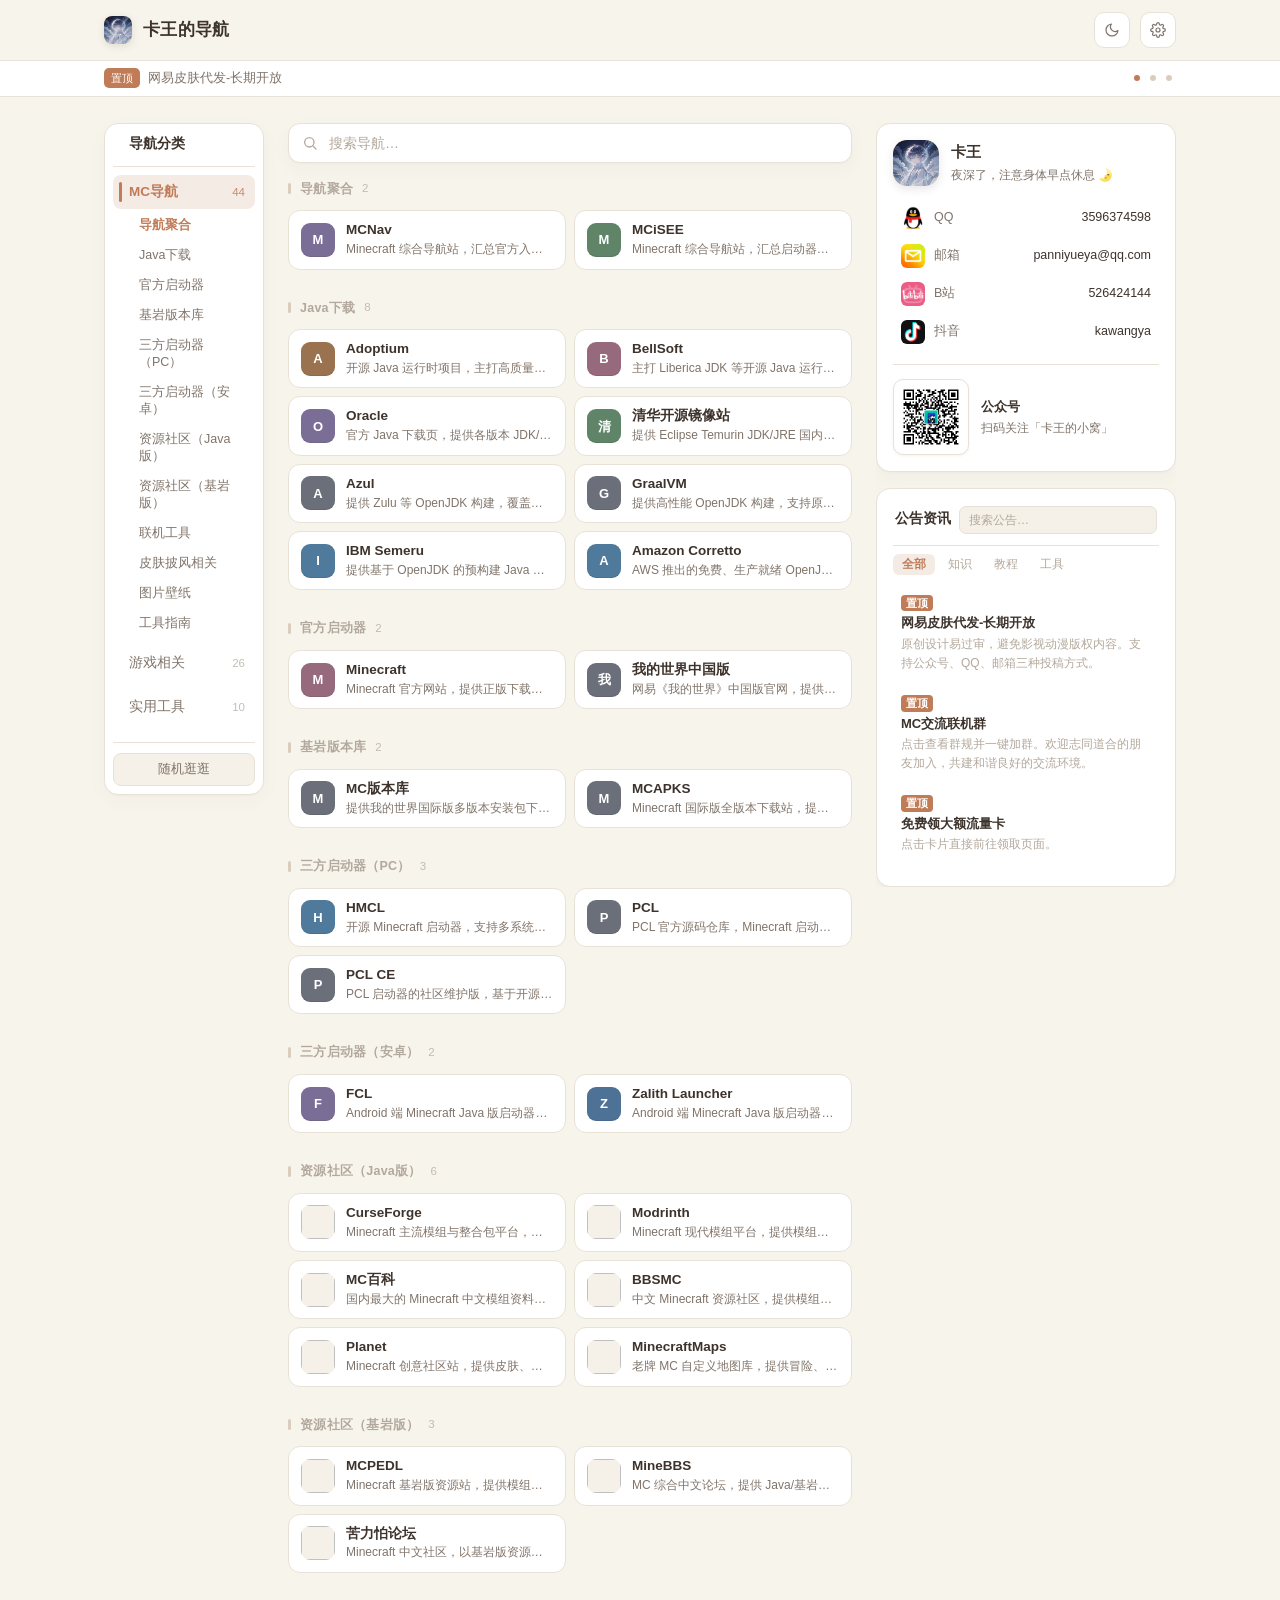
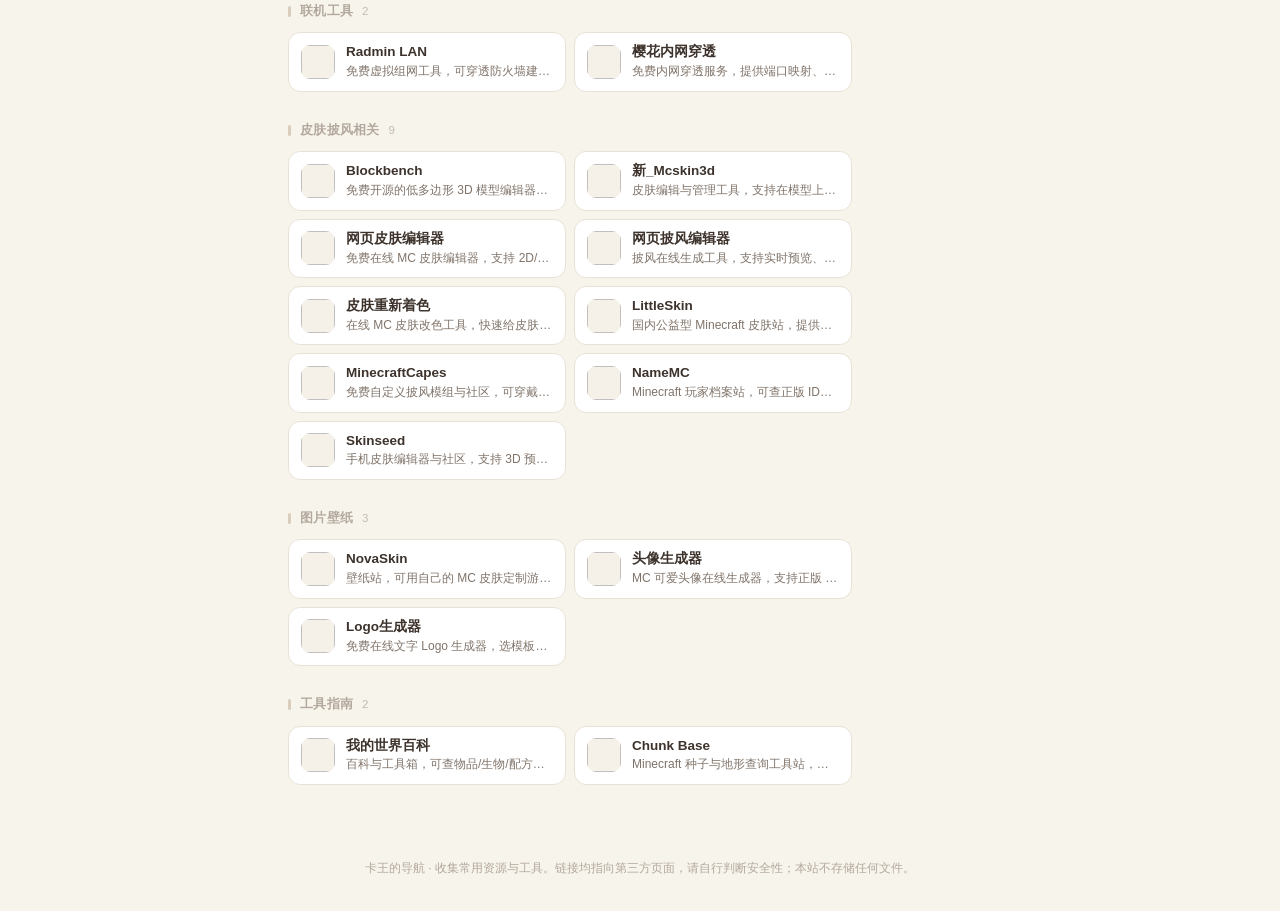
<file: index.html>
<!DOCTYPE html>
<html lang="zh-CN" data-theme="light" data-theme-color="orange">
<head>
  <meta charset="UTF-8">
  <meta name="viewport" content="width=device-width, initial-scale=1">
  <meta name="author" content="卡王">
  <meta name="description" content="卡王的导航">
  <title>卡王的导航</title>

  <link rel="icon" href="images/favicon.ico" type="image/x-icon">
  <link rel="apple-touch-icon" href="images/apple-touch-icon.png">

  <meta property="og:title" content="卡王的导航">
  <meta property="og:description" content="资源、工具与实用链接一站式入口">
  <meta property="og:type" content="website">
  <meta property="og:url" content="https://kawangya.github.io/ceshi/">
  <meta property="og:image" content="https://kawangya.github.io/ceshi/images/apple-touch-icon.png">

  <!-- 首屏主题兜底：避免深色模式闪白 -->
  <script>
    (function () {
      try {
        var s = localStorage.getItem('site.theme');
        var theme = (!s || s === 'system')
          ? (matchMedia('(prefers-color-scheme: dark)').matches ? 'dark' : 'light')
          : s;
        document.documentElement.dataset.theme = theme;

        var raw = localStorage.getItem('site.settings');
        if (raw) {
          try {
            var st = JSON.parse(raw);
            if (st && st.themeColor) document.documentElement.dataset.themeColor = st.themeColor;
          } catch (e) {}
        }
      } catch (e) {}
    })();
  </script>

  <link rel="stylesheet" href="data/style.css">
</head>
<body>

<!-- ===== 顶栏 ===== -->
<header class="topbar">
  <div class="topbar-inner">
    <a class="brand" href="./" title="回到顶部 / 刷新页面">
      <span class="brand-mark">
        <img data-fallback src="images/apple-touch-icon.png" alt="卡王的导航">
      </span>
      <span class="brand-name">卡王的导航</span>
    </a>

    <button id="themeBtn" class="icon-btn" type="button" aria-label="切换深浅色模式">
      <svg class="icon-moon" viewBox="0 0 24 24" fill="none" stroke="currentColor" stroke-width="1.8" stroke-linecap="round" stroke-linejoin="round">
        <path d="M21 12.8A9 9 0 1 1 11.2 3a7 7 0 0 0 9.8 9.8z"></path>
      </svg>
      <svg class="icon-sun" viewBox="0 0 24 24" fill="none" stroke="currentColor" stroke-width="1.8" stroke-linecap="round" stroke-linejoin="round">
        <circle cx="12" cy="12" r="4.2"></circle>
        <path d="M12 2v2M12 20v2M4.9 4.9l1.4 1.4M17.7 17.7l1.4 1.4M2 12h2M20 12h2M4.9 19.1l1.4-1.4M17.7 6.3l1.4-1.4"></path>
      </svg>
    </button>

    <button id="settingsBtn" class="icon-btn" type="button" aria-label="打开设置">
      <svg viewBox="0 0 24 24" fill="none" stroke="currentColor" stroke-width="1.8" stroke-linecap="round" stroke-linejoin="round">
        <circle cx="12" cy="12" r="3"></circle>
        <path d="M19.4 15a1.65 1.65 0 0 0 .33 1.82l.06.06a2 2 0 0 1 0 2.83 2 2 0 0 1-2.83 0l-.06-.06a1.65 1.65 0 0 0-1.82-.33 1.65 1.65 0 0 0-1 1.51V21a2 2 0 0 1-2 2 2 2 0 0 1-2-2v-.09A1.65 1.65 0 0 0 9 19.4a1.65 1.65 0 0 0-1.82.33l-.06.06a2 2 0 0 1-2.83 0 2 2 0 0 1 0-2.83l.06-.06a1.65 1.65 0 0 0 .33-1.82 1.65 1.65 0 0 0-1.51-1H3a2 2 0 0 1-2-2 2 2 0 0 1 2-2h.09A1.65 1.65 0 0 0 4.6 9a1.65 1.65 0 0 0-.33-1.82l-.06-.06a2 2 0 0 1 0-2.83 2 2 0 0 1 2.83 0l.06.06a1.65 1.65 0 0 0 1.82.33H9a1.65 1.65 0 0 0 1-1.51V3a2 2 0 0 1 2-2 2 2 0 0 1 2 2v.09a1.65 1.65 0 0 0 1 1.51 1.65 1.65 0 0 0 1.82-.33l.06-.06a2 2 0 0 1 2.83 0 2 2 0 0 1 0 2.83l-.06.06a1.65 1.65 0 0 0-.33 1.82V9a1.65 1.65 0 0 0 1.51 1H21a2 2 0 0 1 2 2 2 2 0 0 1-2 2h-.09a1.65 1.65 0 0 0-1.51 1z"></path>
      </svg>
    </button>
  </div>
</header>

<!-- ===== 公告条 ===== -->
<div class="notice-bar" id="noticeBar" hidden>
  <div class="notice-bar-inner">
    <span class="bar-tag" id="barTag"></span>
    <button class="bar-text" id="barText" type="button"></button>
    <span class="bar-dots" id="barDots"></span>
  </div>
</div>

<!-- ===== 主布局 ===== -->
<main class="layout">

  <!-- 左侧分类 -->
  <aside class="cat-col" aria-label="导航大类">
    <h2 class="cat-title">导航分类</h2>
    <div class="cat-nav" id="catNav"></div>
    <div class="cat-foot" id="catFoot" hidden>
      <button class="cat-random" id="catRandom" type="button">随机逛逛</button>
    </div>
  </aside>

  <!-- 中间导航 -->
  <section class="main-col" aria-label="快捷导航">
    <div class="nav-search" id="navSearch">
      <div class="search-wrap">
        <svg class="search-icon" viewBox="0 0 24 24" fill="none" stroke="currentColor" stroke-width="2" stroke-linecap="round" stroke-linejoin="round">
          <circle cx="11" cy="11" r="7"></circle>
          <line x1="21" y1="21" x2="16.65" y2="16.65"></line>
        </svg>
        <input id="search" type="search" placeholder="搜索导航…" autocomplete="off" aria-label="搜索导航">
      </div>
    </div>
    <div class="group-nav" id="groupNav"></div>
    <div id="navGroups"></div>
    <div class="empty empty-lg" id="navEmpty" hidden>没有找到匹配的站点</div>
  </section>

  <!-- 右侧：个人 + 公告 -->
  <aside class="side-col">

    <section class="panel" aria-label="个人账号">
      <div class="profile-top">
        <div class="avatar">
          <img data-fallback src="images/apple-touch-icon.png" alt="卡王">
        </div>
        <div class="profile-meta">
          <div class="profile-name">卡王</div>
          <div class="profile-bio" id="greetingText">MC 资源 / 皮肤代发 / 工具推荐</div>
        </div>
      </div>

      <div class="account-list">
        <a class="account-item" href="https://qm.qq.com/q/rqS3pr5QkM" target="_blank" rel="noopener" title="QQ：3596374598">
          <span class="acc-ico"><img data-fallback src="images/qq.png" alt="QQ"></span>
          <span class="acc-label">QQ</span>
          <span class="acc-value">3596374598</span>
        </a>
        <a class="account-item" href="mailto:panniyueya@qq.com" title="邮箱：panniyueya@qq.com">
          <span class="acc-ico"><img data-fallback src="images/email.png" alt="邮箱"></span>
          <span class="acc-label">邮箱</span>
          <span class="acc-value">panniyueya@qq.com</span>
        </a>
        <a class="account-item" href="https://space.bilibili.com/526424144" target="_blank" rel="noopener" title="哔哩哔哩：526424144">
          <span class="acc-ico"><img data-fallback src="images/bilibili.png" alt="B站"></span>
          <span class="acc-label">B站</span>
          <span class="acc-value">526424144</span>
        </a>
        <a class="account-item" href="https://v.douyin.com/iLSLj2mq/" target="_blank" rel="noopener" title="抖音：kawangya">
          <span class="acc-ico"><img data-fallback src="images/douyin.png" alt="抖音"></span>
          <span class="acc-label">抖音</span>
          <span class="acc-value">kawangya</span>
        </a>
      </div>

      <div class="qr-block">
        <a class="qr-code" id="qrCode" href="images/qr.png" target="_blank" rel="noopener" title="点击查看大图">
          <img src="images/qr.png" alt="卡王的小窝 公众号二维码">
        </a>
        <div class="qr-text">
          <div class="qr-title">公众号</div>
          <div class="qr-desc">扫码关注「卡王的小窝」</div>
        </div>
      </div>
    </section>

    <section class="panel" aria-label="公告资讯">
      <div class="panel-head">
        <h2 class="panel-title">公告资讯</h2>
        <div class="notice-search">
          <input id="noticeSearch" type="search" placeholder="搜索公告…" autocomplete="off" aria-label="搜索公告">
        </div>
      </div>
      <div class="notice-tabs" id="noticeTabs"></div>
      <ul class="notice-list" id="noticeList"></ul>
      <div class="empty" id="noticeEmpty" hidden>没有匹配的公告</div>
    </section>

  </aside>
</main>

<!-- ===== 底部友站 ===== -->
<section class="friends-section" id="friendsSection" aria-label="友站链接" hidden>
  <div class="friends-inner">
    <span class="friends-label">友站</span>
    <div class="friends-grid" id="friendsGrid"></div>
  </div>
</section>

<!-- ===== 页脚 ===== -->
<footer class="site-footer">
  卡王的导航 · 收集常用资源与工具。链接均指向第三方页面，请自行判断安全性；本站不存储任何文件。
</footer>

<!-- ===== 回到顶部 ===== -->
<button class="back-top" id="backTop" type="button" aria-label="回到顶部">
  <svg viewBox="0 0 24 24" fill="none" stroke="currentColor" stroke-width="2" stroke-linecap="round" stroke-linejoin="round">
    <path d="M12 19V5M5 12l7-7 7 7"></path>
  </svg>
</button>

<!-- ===== 卡片简介浮层 ===== -->
<div class="nav-tip" id="navTip" role="tooltip"></div>

<!-- ===== 公告详情弹窗 ===== -->
<div class="modal-mask" id="modalMask" aria-hidden="true">
  <div class="modal" role="dialog" aria-modal="true" aria-labelledby="modalTitle">
    <div class="modal-head">
      <h2 class="modal-title edit-modal-title" id="modalTitle"></h2>
      <button class="modal-close" id="modalClose" type="button" aria-label="关闭">×</button>
    </div>
    <div class="modal-body" id="modalBody"></div>
    <div class="modal-actions" id="modalActions"></div>
  </div>
</div>

<!-- ===== 图片灯箱 ===== -->
<div class="lightbox" id="lightbox" role="dialog" aria-modal="true" aria-hidden="true" aria-label="图片预览">
  <button class="lightbox-close" id="lightboxClose" type="button" aria-label="关闭">×</button>
  <img class="lightbox-img" id="lightboxImg" alt="">
  <div class="lightbox-bar">
    <button class="lightbox-zoom" id="lightboxZoom" type="button" title="点击重置为 100%">100%</button>
    <a class="lightbox-open" id="lightboxOpen" href="#" target="_blank" rel="noopener">在新标签页打开原图</a>
    <span class="lightbox-hint">滚轮缩放 · 双击放大 · Esc 关闭</span>
  </div>
</div>

<!-- ===== 设置面板 ===== -->
<div class="settings-mask" id="settingsMask" aria-hidden="true">
  <aside class="settings-panel" role="dialog" aria-modal="true" aria-labelledby="settingsTitle">
    <div class="settings-head">
      <h2 class="settings-title" id="settingsTitle">设置</h2>
      <button class="settings-close" id="settingsClose" type="button" aria-label="关闭设置">×</button>
    </div>
    <div class="settings-body">

      <div class="setting-item">
        <div class="setting-label">
          <div class="setting-name">主题配色</div>
          <div class="setting-desc">切换网站的整体色彩风格</div>
        </div>
        <div class="theme-colors" id="themeColors"></div>
      </div>

      <div class="setting-item">
        <div class="setting-label">
          <div class="setting-name">跟随系统</div>
          <div class="setting-desc">自动根据设备设置切换深色 / 浅色模式</div>
        </div>
        <label class="switch"><input type="checkbox" id="setFollowSystem"><span class="switch-track"></span></label>
      </div>

      <div class="setting-item">
        <div class="setting-label">
          <div class="setting-name">顶部公告</div>
          <div class="setting-desc">在页面顶部展示置顶公告轮播条</div>
        </div>
        <label class="switch"><input type="checkbox" id="setNoticeBar"><span class="switch-track"></span></label>
      </div>

      <div class="setting-item">
        <div class="setting-label">
          <div class="setting-name">底部友站</div>
          <div class="setting-desc">在页面底部展示友情链接</div>
        </div>
        <label class="switch"><input type="checkbox" id="setShowFriends"><span class="switch-track"></span></label>
      </div>

      <div class="setting-item">
        <div class="setting-label">
          <div class="setting-name">多链接下拉</div>
          <div class="setting-desc">点击含多个链接的卡片时，在下方展开完整列表</div>
        </div>
        <label class="switch"><input type="checkbox" id="setEnableMultiLinks"><span class="switch-track"></span></label>
      </div>

      <div class="setting-item">
        <div class="setting-label">
          <div class="setting-name">默认分类</div>
          <div class="setting-desc">每次打开页面时默认展示的分类</div>
        </div>
        <select class="setting-select" id="setDefaultCategory"><option value="">加载中…</option></select>
      </div>

      <div class="setting-item">
        <div class="setting-label">
          <div class="setting-name">链接打开方式</div>
          <div class="setting-desc">点击导航卡片后的跳转行为</div>
        </div>
        <div class="segmented" id="setOpenMode">
          <button type="button" data-value="new">新标签页</button>
          <button type="button" data-value="self">当前页</button>
        </div>
      </div>

      <div class="setting-item setting-item-github">
        <div class="setting-label">
          <div class="setting-name">GitHub 云端同步</div>
          <div class="setting-desc">填入 Token 后可在线编辑并保存导航数据</div>
        </div>
        <input type="text" id="ghRepo" placeholder="仓库名 (自动获取)" class="setting-input">
        <input type="password" id="ghToken" placeholder="Personal Access Token (ghp_...)" class="setting-input">
        <div class="setting-switch-wrap">
          <span class="setting-switch-label">可视化编辑</span>
          <label class="switch"><input type="checkbox" id="setEditMode"><span class="switch-track"></span></label>
        </div>
      </div>

    </div>
    <div class="settings-foot">
      <div class="settings-actions">
        <button class="settings-btn" id="settingsExport" type="button">导出配置</button>
        <button class="settings-btn" id="settingsImport" type="button">导入配置</button>
      </div>
      <button class="settings-reset" id="settingsReset" type="button">恢复默认</button>
      <input type="file" id="settingsFile" accept="application/json,.json" hidden>
    </div>
  </aside>
</div>

<!-- ===== Toast ===== -->
<div class="toast" id="toast" role="status" aria-live="polite"></div>

<!-- ===== 卡片编辑弹窗 ===== -->
<div class="modal-mask" id="editModalMask" aria-hidden="true">
  <div class="modal" role="dialog" aria-modal="true" aria-labelledby="editModalTitle">
    <div class="modal-head">
      <h2 class="modal-title edit-modal-title" id="editModalTitle">编辑卡片</h2>
      <button class="modal-close" id="editModalClose" type="button" aria-label="关闭">×</button>
    </div>
    <div class="modal-body edit-modal-body">
      <input type="text" id="editName" placeholder="站点名称" class="setting-input">
      <input type="text" id="editUrl" placeholder="站点链接 (URL)" class="setting-input">
      <input type="text" id="editDesc" placeholder="站点描述 (可选)" class="setting-input">
      <div class="edit-links-section">
        <div class="edit-links-head">
          <span class="edit-links-label">附加链接（可选）</span>
        </div>
        <div class="edit-links-list" id="editLinksList"></div>
        <button type="button" class="edit-links-add" id="editLinksAdd">+ 添加附加链接</button>
      </div>
    </div>
    <div class="modal-actions">
      <button class="settings-btn edit-save-btn" id="editSaveBtn" type="button">保存</button>
    </div>
  </div>
</div>

<!-- ===== 通用提示弹窗 ===== -->
<div class="modal-mask" id="universalModalMask" aria-hidden="true">
  <div class="modal universal-modal" role="dialog" aria-modal="true" aria-labelledby="universalTitle">
    <div class="modal-head">
      <h2 class="modal-title edit-modal-title" id="universalTitle">提示</h2>
      <button class="modal-close" id="universalModalClose" type="button" aria-label="关闭">×</button>
    </div>
    <div class="modal-body edit-modal-body">
      <p id="universalMessage" class="universal-message"></p>
      <input type="text" id="universalInput" class="setting-input" autocomplete="off">
    </div>
    <div class="modal-actions">
      <button class="settings-btn" id="universalCancelBtn" type="button">取消</button>
      <button class="settings-btn edit-save-btn" id="universalConfirmBtn" type="button">确定</button>
    </div>
  </div>
</div>

<script src="data/script.js" defer></script>
</body>
</html>
</file>
<file: data/style.css>
*, *::before, *::after { box-sizing: border-box; }
[hidden] { display: none !important; }

/* ===== 主题：暖阳橘（默认） ===== */
:root { --bg: #F7F4EC; --bg-blur: rgba(247, 244, 236, .82); --surface: #FFFFFF; --surface-2: #F5F1E8; --border: #E8E1D5; --border-strong: #D9CEBE; --text: #3D332C; --text-dim: #80746A; --text-mute: #B3A89D; --accent: #C07B57; --accent-soft: #F5EBE5; --dot: #C07B57; --radius: 14px; --shadow: 0 1px 2px rgba(61, 51, 44, .03), 0 6px 20px rgba(61, 51, 44, .03); --shadow-hover: 0 2px 4px rgba(61, 51, 44, .04), 0 10px 26px rgba(61, 51, 44, .05); }
[data-theme="dark"] { --bg: #1A1816; --bg-blur: rgba(26, 24, 22, .82); --surface: #221F1C; --surface-2: #292521; --border: #36312C; --border-strong: #49423A; --text: #E6E3DF; --text-dim: #9F9791; --text-mute: #736C65; --accent: #D09A72; --accent-soft: #362B24; --dot: #D97757; --shadow: 0 1px 2px rgba(0, 0, 0, .4), 0 6px 20px rgba(0, 0, 0, .3); --shadow-hover: 0 2px 4px rgba(0, 0, 0, .45), 0 10px 26px rgba(0, 0, 0, .35); }

/* 海蓝 */
[data-theme-color="seablue"] { --bg: #F3F6F9; --bg-blur: rgba(243, 246, 249, .85); --surface: #FFFFFF; --surface-2: #EFF3F8; --border: #DBE3EC; --border-strong: #B8C6D6; --text: #1E293B; --text-dim: #475569; --text-mute: #94A3B8; --accent: #3A79B8; --accent-soft: #EAF2FA; --dot: #3A79B8; --shadow: 0 1px 2px rgba(30, 41, 59, .03), 0 6px 20px rgba(30, 41, 59, .03); --shadow-hover: 0 2px 4px rgba(30, 41, 59, .04), 0 10px 26px rgba(30, 41, 59, .05); }
[data-theme="dark"][data-theme-color="seablue"] { --bg: #0E131A; --bg-blur: rgba(14, 19, 26, .85); --surface: #1A222D; --surface-2: #232E3D; --border: #2A3646; --border-strong: #3F4E61; --text: #E2E8F0; --text-dim: #94A3B8; --text-mute: #64748B; --accent: #6BA2D6; --accent-soft: #1E3348; --dot: #6BA2D6; --shadow: 0 1px 2px rgba(0, 0, 0, .4), 0 6px 20px rgba(0, 0, 0, .3); --shadow-hover: 0 2px 4px rgba(0, 0, 0, .45), 0 10px 26px rgba(0, 0, 0, .35); }

/* 护眼绿 */
[data-theme-color="green"] { --bg:#F3F5F1; --bg-blur:rgba(243,245,241,.82); --surface:#FFFFFF; --surface-2:#F0F3EE; --border:#E2E7DF; --border-strong:#CDD5C8; --text:#2E362F; --text-dim:#6B766D; --text-mute:#98A69B; --accent:#5C8D76; --accent-soft:#E6F0EA; --dot:#5C8D76; }
[data-theme="dark"][data-theme-color="green"] { --bg:#181B19; --bg-blur:rgba(24,27,25,.82); --surface:#202421; --surface-2:#262B27; --border:#303732; --border-strong:#424B44; --text:#E2E5E3; --text-dim:#909A93; --text-mute:#68716B; --accent:#7BB391; --accent-soft:#26342B; }

/* 极客紫 */
[data-theme-color="purple"] { --bg:#F6F4F9; --bg-blur:rgba(246,244,249,.82); --surface:#FFFFFF; --surface-2:#F1EEF6; --border:#E3DEF0; --border-strong:#D0C9E0; --text:#2E2B36; --text-dim:#716B80; --text-mute:#A39DB3; --accent:#7E6B8F; --accent-soft:#EBE6F0; --dot:#7E6B8F; }
[data-theme="dark"][data-theme-color="purple"] { --bg:#1A181D; --bg-blur:rgba(26,24,29,.82); --surface:#211E24; --surface-2:#28242C; --border:#35303A; --border-strong:#484150; --text:#E3E0E8; --text-dim:#9A95A3; --text-mute:#706A7A; --accent:#A997BC; --accent-soft:#2F2838; }

/* 樱花粉 */
[data-theme-color="pink"] { --bg:#F9F5F6; --bg-blur:rgba(249,245,246,.82); --surface:#FFFFFF; --surface-2:#F6EFEF; --border:#EEDFE1; --border-strong:#DEC8CA; --text:#3B3234; --text-dim:#857377; --text-mute:#B5A3A6; --accent:#B26A76; --accent-soft:#F5E6E8; --dot:#B26A76; }
[data-theme="dark"][data-theme-color="pink"] { --bg:#1C1819; --bg-blur:rgba(28,24,25,.82); --surface:#241F20; --surface-2:#2B2526; --border:#3A3133; --border-strong:#4F4245; --text:#EAE1E3; --text-dim:#A39496; --text-mute:#756568; --accent:#CF8E9A; --accent-soft:#3A272A; }

/* 抹茶青 */
[data-theme-color="cyan"] { --bg:#F2F7F6; --bg-blur:rgba(242,247,246,.82); --surface:#FFFFFF; --surface-2:#EAF2F1; --border:#DDE8E6; --border-strong:#C4D6D3; --text:#263331; --text-dim:#687C78; --text-mute:#94AAA6; --accent:#3E8A7B; --accent-soft:#E2F0ED; --dot:#3E8A7B; }
[data-theme="dark"][data-theme-color="cyan"] { --bg:#141918; --bg-blur:rgba(20,25,24,.82); --surface:#1C2220; --surface-2:#222A28; --border:#2D3835; --border-strong:#404F4B; --text:#E1E8E6; --text-dim:#8B9D99; --text-mute:#62736F; --accent:#68B8A6; --accent-soft:#1C362F; }

/* 晨雾灰 */
[data-theme-color="gray"] { --bg:#F5F5F5; --bg-blur:rgba(245,245,245,.82); --surface:#FFFFFF; --surface-2:#F0F0F0; --border:#E5E5E5; --border-strong:#D4D4D4; --text:#262626; --text-dim:#737373; --text-mute:#A3A3A3; --accent:#595959; --accent-soft:#F0F0F0; --dot:#595959; }
[data-theme="dark"][data-theme-color="gray"] { --bg:#181818; --bg-blur:rgba(24,24,24,.82); --surface:#202020; --surface-2:#262626; --border:#333333; --border-strong:#474747; --text:#E5E5E5; --text-dim:#9E9E9E; --text-mute:#707070; --accent:#A3A3A3; --accent-soft:#2E2E2E; }

/* 石墨蓝 */
[data-theme-color="indigo"] { --bg:#F2F4F8; --bg-blur:rgba(242,244,248,.82); --surface:#FFFFFF; --surface-2:#EAEDF3; --border:#DCE1E9; --border-strong:#C5CDD9; --text:#242B36; --text-dim:#626F82; --text-mute:#8E9AA9; --accent:#465E7B; --accent-soft:#E5EAF0; --dot:#465E7B; }
[data-theme="dark"][data-theme-color="indigo"] { --bg:#12161C; --bg-blur:rgba(18,22,28,.82); --surface:#1A2028; --surface-2:#202731; --border:#2B3542; --border-strong:#3E4C5E; --text:#E0E5EB; --text-dim:#8B9AAC; --text-mute:#647386; --accent:#7A96B8; --accent-soft:#212F40; }

/* ===== 基础重置 ===== */
html { scroll-behavior: smooth; }
body { margin: 0; background: var(--bg); color: var(--text); font-family: -apple-system, BlinkMacSystemFont, "Segoe UI", "PingFang SC", "Hiragino Sans GB", "Microsoft YaHei", "Helvetica Neue", sans-serif; font-size: 14.5px; line-height: 1.65; -webkit-font-smoothing: antialiased; -moz-osx-font-smoothing: grayscale; transition: background-color .3s ease, color .3s ease; }
body.modal-open { overflow: hidden; }
::-webkit-scrollbar { width: 10px; height: 10px; }
::-webkit-scrollbar-track { background: var(--bg); }
::-webkit-scrollbar-thumb { background: var(--border-strong); border-radius: 10px; border: 2px solid var(--bg); }
::-webkit-scrollbar-thumb:hover { background: var(--text-mute); }

/* ===== 图标通用 ===== */
.brand-mark, .avatar, .acc-ico, .nav-ico, .friend-ico { position: relative; overflow: hidden; flex-shrink: 0; }
.brand-mark img, .avatar img, .friend-ico img { position: absolute; inset: 0; width: 100%; height: 100%; object-fit: cover; display: block; border-radius: inherit; }
.brand-mark { width: 28px; height: 28px; }
.avatar { width: 46px; height: 46px; }

/* ===== 顶栏 ===== */
.topbar { position: sticky; top: 0; z-index: 50; background: var(--bg-blur); backdrop-filter: blur(14px) saturate(1.5); -webkit-backdrop-filter: blur(14px) saturate(1.5); border-bottom: 1px solid var(--border); transition: background-color .3s ease, border-color .3s ease; }
.topbar-inner { max-width: 1120px; margin: 0 auto; padding: 0 24px; height: 60px; display: flex; align-items: center; gap: 10px; }
.brand { display: flex; align-items: center; gap: 11px; margin-right: auto; font-weight: 600; font-size: 16.5px; letter-spacing: .02em; flex-shrink: 0; text-decoration: none; color: inherit; cursor: pointer; border-radius: 8px; transition: opacity .18s ease; }
.brand:hover { opacity: .78; }
.brand:focus-visible { outline: 2px solid var(--accent); outline-offset: 3px; }
.brand-mark { border-radius: 8px; background: linear-gradient(140deg, var(--accent), var(--accent-soft)); box-shadow: 0 2px 8px rgba(0, 0, 0, .1); }
.search-wrap { position: relative; flex: 1 1 auto; min-width: 0; }
.search-wrap input { width: 100%; height: 36px; padding: 0 14px 0 36px; border-radius: 10px; border: 1px solid var(--border); background: var(--surface-2); color: var(--text); font-family: inherit; font-size: 13.5px; outline: none; transition: border-color .2s, background-color .2s, box-shadow .2s; }
.search-wrap input::placeholder { color: var(--text-mute); }
.search-wrap input:focus { border-color: var(--accent); background: var(--surface); box-shadow: 0 0 0 3px var(--accent-soft); }
.search-icon { position: absolute; left: 12px; top: 50%; transform: translateY(-50%); width: 15px; height: 15px; color: var(--text-mute); pointer-events: none; }
.icon-btn { width: 36px; height: 36px; flex-shrink: 0; display: grid; place-items: center; border-radius: 10px; border: 1px solid var(--border); background: var(--surface); color: var(--text-dim); cursor: pointer; transition: color .2s, border-color .2s, background-color .2s; }
.icon-btn:hover { color: var(--text); border-color: var(--border-strong); }
.icon-btn svg { width: 16px; height: 16px; }
[data-theme="light"] .icon-sun { display: none; }
[data-theme="dark"] .icon-moon { display: none; }

/* ===== 公告条 ===== */
.notice-bar { background: var(--surface); border-bottom: 1px solid var(--border); font-size: 12.5px; transition: background-color .3s ease, border-color .3s ease; }
.notice-bar-inner { max-width: 1120px; margin: 0 auto; padding: 7px 24px; display: flex; align-items: center; gap: 8px; min-height: 30px; }
.bar-tag { flex-shrink: 0; font-size: 11px; font-weight: 500; padding: 1px 7px; border-radius: 5px; background: var(--accent-soft); color: var(--accent); }
.bar-tag-pin { background: var(--dot); color: #fff; }
.bar-text { flex: 1; min-width: 0; padding: 0; border: none; background: transparent; font: inherit; color: var(--text-dim); text-align: left; white-space: nowrap; overflow: hidden; text-overflow: ellipsis; cursor: pointer; transition: color .18s ease; }
.bar-text:hover { color: var(--text); }
.bar-dots { display: flex; align-items: center; gap: 2px; flex-shrink: 0; }
.bar-dot-item { width: 14px; height: 14px; padding: 4px; border: none; border-radius: 50%; background: transparent; cursor: pointer; position: relative; }
.bar-dot-item::after { content: ''; position: absolute; inset: 4px; border-radius: 50%; background: var(--border-strong); transition: background-color .18s ease; }
.bar-dot-item.active::after { background: var(--accent); }

/* ===== 布局 ===== */
.layout { max-width: 1120px; margin: 0 auto; padding: 26px 24px 56px; display: grid; grid-template-columns: 160px minmax(0, 1fr) 300px; gap: 24px; align-items: start; }
.cat-col { position: sticky; top: 84px; padding: 8px; background: var(--surface); border: 1px solid var(--border); border-radius: var(--radius); box-shadow: var(--shadow); }
.cat-title { margin: 0 0 8px; padding: 1px 2px 11px 16px; font-size: 13.5px; font-weight: 600; color: var(--text); border-bottom: 1px solid var(--border); }
.cat-nav { display: flex; flex-direction: column; gap: 2px; }
.cat-tab { position: relative; display: flex; align-items: center; justify-content: space-between; gap: 8px; width: 100%; padding: 8px 10px 8px 16px; border: none; border-radius: 8px; background: transparent; color: var(--text-dim); font-family: inherit; font-size: 13.5px; font-weight: 500; text-align: left; cursor: pointer; transition: color .18s ease, background-color .18s ease; }
.cat-tab::before { content: ''; position: absolute; left: 6px; top: 50%; transform: translateY(-50%); width: 3px; height: 14px; border-radius: 2px; background: transparent; transition: background-color .18s ease, height .18s ease; }
.cat-tab:hover { color: var(--text); background: var(--surface-2); }
.cat-tab:hover::before { background: var(--border-strong); height: 18px; }
.cat-tab.active { color: var(--accent); background: var(--accent-soft); font-weight: 600; }
.cat-tab.active::before { background: var(--accent); height: 20px; }
.cat-tab-name { min-width: 0; overflow: hidden; text-overflow: ellipsis; white-space: nowrap; }
.cat-tab-count { flex-shrink: 0; font-size: 11.5px; font-weight: 500; color: var(--text-mute); opacity: .75; }
.cat-tab.active .cat-tab-count { color: var(--accent); opacity: .85; }
.cat-foot { margin-top: 10px; padding-top: 10px; border-top: 1px solid var(--border); }
.cat-random { display: block; width: 100%; padding: 7px 10px; border: 1px solid var(--border); border-radius: 8px; background: var(--surface-2); color: var(--text-dim); font-family: inherit; font-size: 12.5px; font-weight: 500; cursor: pointer; transition: all .18s ease; }
.cat-random:hover { color: var(--accent); background: var(--accent-soft); border-color: transparent; }
.cat-random:active { transform: scale(.98); }

/* ===== 主区域 ===== */
.nav-search { position: sticky; top: 60px; z-index: 20; padding: 8px 0 16px; background: var(--bg); }
.nav-search .search-wrap { width: 100%; }
.nav-search .search-wrap input { height: 40px; padding: 0 16px 0 40px; font-size: 14px; border-radius: 12px; background: var(--surface); box-shadow: var(--shadow); }
.nav-search .search-wrap input::placeholder { color: var(--text-mute); }
.nav-search .search-wrap input:focus { background: var(--surface); box-shadow: 0 0 0 3px var(--accent-soft), var(--shadow); }
.nav-search .search-icon { left: 14px; width: 16px; height: 16px; }
.group-nav { display: flex; gap: 6px; overflow-x: auto; padding-bottom: 3px; margin-bottom: 18px; scrollbar-width: none; }
.group-nav::-webkit-scrollbar { display: none; }
.chip { flex-shrink: 0; padding: 5px 12px; border-radius: 8px; border: 1px solid var(--border); background: var(--surface); color: var(--text-dim); font-family: inherit; font-size: 12.5px; cursor: pointer; transition: all .18s; }
.chip:hover { border-color: var(--border-strong); color: var(--text); }
.chip.active { background: var(--accent-soft); color: var(--accent); border-color: transparent; font-weight: 600; }
.nav-group + .nav-group { margin-top: 28px; }
.group-title { display: flex; align-items: center; gap: 9px; margin: 0 0 11px; font-size: 12.5px; font-weight: 600; color: var(--text-mute); letter-spacing: .02em; position: relative; }
.group-title::before { content: ''; width: 3px; height: 11px; border-radius: 2px; background: var(--border-strong); }
.group-count { font-weight: 400; font-size: 11.5px; color: var(--text-mute); opacity: .75; }

/* ===== 卡片 ===== */
.nav-grid { display: grid; grid-template-columns: repeat(auto-fill, minmax(200px, 1fr)); gap: 10px; align-items: stretch; }
.layout > *, .nav-grid > * { min-width: 0; }
.nav-card { position: relative; display: flex; align-items: center; gap: 11px; height: 100%; padding: 12px 13px; border: 1px solid var(--border); border-radius: 12px; background: var(--surface); text-decoration: none; color: inherit; transition: border-color .18s ease, box-shadow .18s ease, transform .18s ease, background-color .3s ease; overflow: hidden; }
@media (hover: none) { .nav-card { -webkit-touch-callout: none; -webkit-user-select: none; user-select: none; } }
.nav-card:hover { border-color: var(--border-strong); box-shadow: var(--shadow-hover); transform: translateY(-1px); }
.nav-card:focus-visible { outline: 2px solid var(--accent); outline-offset: 2px; }
.nav-ico { display: grid; place-items: center; border-radius: 9px; color: #fff; font-size: 13px; font-weight: 600; line-height: 1; box-shadow: inset 0 -1px 0 rgba(0, 0, 0, .08); background: var(--surface-2); width: 34px; height: 34px; }
.nav-ico.nav-ico-img { background: var(--surface-2) !important; border: none; box-shadow: none; overflow: hidden; }
.nav-ico.nav-ico-img img { position: static !important; width: 100% !important; height: 100% !important; object-fit: contain !important; padding: 0; border-radius: 0; }
.nav-info { min-width: 0; flex: 1; overflow: hidden; display: flex; flex-direction: column; gap: 1px; }
.nav-name { font-size: 13.5px; font-weight: 600; color: var(--text); line-height: 1.4; white-space: nowrap; overflow: hidden; text-overflow: ellipsis; }
.nav-desc { font-size: 12px; line-height: 1.45; color: var(--text-dim); white-space: nowrap; overflow: hidden; text-overflow: ellipsis; }
.nav-info-btn { display: none; position: absolute; right: 8px; bottom: 8px; width: 18px; height: 18px; border-radius: 50%; border: 1px solid var(--border-strong); background: var(--surface-2); color: var(--text-dim); font-family: Georgia, serif; font-size: 11px; font-weight: 700; font-style: italic; line-height: 1; align-items: center; justify-content: center; cursor: pointer; padding: 0; z-index: 2; }
@media (hover: none) { .nav-card[data-truncated="true"] { padding-right: 34px; } .nav-card[data-truncated="true"] .nav-info-btn { display: flex; } }
mark { background: transparent; color: var(--accent); font-weight: 700; padding: 0; }
.nav-card.dropdown-open { border-color: var(--accent); box-shadow: 0 0 0 3px var(--accent-soft); }

/* ===== 内联下拉 ===== */
.inline-links { position: fixed; z-index: 85; display: flex; flex-direction: column; gap: 2px; padding: 6px; border-radius: 10px; border: 1px solid var(--border); background: var(--surface); box-shadow: 0 8px 24px rgba(0, 0, 0, .12), 0 2px 6px rgba(0, 0, 0, .06); opacity: 0; transform: translateY(-4px); transition: opacity .15s ease, transform .15s ease; max-height: 60vh; overflow-y: auto; overflow-x: hidden; }
.inline-links.show { opacity: 1; transform: none; }
[data-theme="dark"] .inline-links { box-shadow: 0 8px 24px rgba(0, 0, 0, .55), 0 2px 6px rgba(0, 0, 0, .3); }
.inline-link { display: flex; align-items: center; gap: 6px; padding: 9px 12px; border-radius: 8px; text-decoration: none; color: var(--text); font-size: 13.5px; font-weight: 500; line-height: 1.4; min-height: 40px; cursor: pointer; transition: background-color .15s ease, color .15s ease; }
.inline-link:hover, .inline-link:focus-visible { background: var(--accent-soft); color: var(--accent); outline: none; }
.inline-link-text { flex: 1; min-width: 0; overflow: hidden; display: flex; }
.inline-link-inner { white-space: nowrap; display: inline-block; }
.inline-link-badge { flex-shrink: 0; font-size: 10.5px; font-weight: 600; padding: 1px 5px; border-radius: 4px; background: var(--dot); color: #fff; line-height: 1.4; }
@media (max-width: 640px) { .inline-links { padding: 5px; } .inline-link { padding: 9px 12px; min-height: 42px; } }

/* ===== 提示浮层 ===== */
.nav-tip { position: fixed; z-index: 80; max-width: min(280px, calc(100vw - 24px)); padding: 8px 11px; border-radius: 9px; background: #3A3733; color: #F5F4F1; font-size: 12px; line-height: 1.65; box-shadow: 0 6px 20px rgba(40, 34, 28, .2); opacity: 0; visibility: hidden; transform: translateY(-4px); transition: opacity .16s ease, transform .16s ease, visibility .16s; pointer-events: none; word-break: break-word; }
.nav-tip.show { opacity: 1; visibility: visible; transform: none; }
[data-theme="dark"] .nav-tip { background: #D6D2CA; color: #191918; box-shadow: 0 6px 20px rgba(0, 0, 0, .45); }
@media (hover: none) { .nav-tip { pointer-events: auto; cursor: pointer; font-size: 13px; padding: 10px 13px; } }

/* ===== 骨架屏 ===== */
@keyframes skeleton-shimmer { 0% { background-position: 200% 0; } 100% { background-position: -200% 0; } }
.skeleton { background: linear-gradient(90deg, var(--surface-2) 25%, var(--surface) 50%, var(--surface-2) 75%); background-size: 200% 100%; animation: skeleton-shimmer 1.4s ease-in-out infinite; border-radius: 8px; }
.skeleton-group-title { width: 120px; height: 12px; margin-bottom: 11px; }
.skeleton-card { height: 62px; border-radius: 12px; }
.skeleton-notice { height: 56px; border-radius: 10px; margin-bottom: 6px; }

/* ===== 右侧栏 ===== */
.side-col { display: flex; flex-direction: column; gap: 16px; }
.panel { background: var(--surface); border: 1px solid var(--border); border-radius: var(--radius); box-shadow: var(--shadow); padding: 16px; }
.profile-top { display: flex; align-items: center; gap: 12px; margin-bottom: 14px; }
.avatar { display: grid; place-items: center; border-radius: 14px; background: linear-gradient(140deg, var(--accent), var(--accent-soft)); color: #fff; font-size: 18px; font-weight: 600; box-shadow: 0 3px 10px rgba(0, 0, 0, .1); }
.profile-meta { min-width: 0; }
.profile-name { font-size: 14.5px; font-weight: 600; white-space: nowrap; overflow: hidden; text-overflow: ellipsis; }
.profile-bio { margin-top: 1px; font-size: 12px; color: var(--text-dim); line-height: 1.5; }
.account-list { display: flex; flex-direction: column; gap: 2px; }
.account-item { display: flex; align-items: center; gap: 9px; padding: 6px 8px; border-radius: 9px; text-decoration: none; color: inherit; transition: background-color .16s ease; }
.account-item:hover { background: var(--surface-2); }

/* 账号图标 */
.acc-ico { display: grid; place-items: center; border-radius: 6px; background: var(--surface-2); border: none; box-shadow: none; width: 24px; height: 24px; flex-shrink: 0; overflow: hidden; }
.acc-ico img { position: static !important; width: 100% !important; height: 100% !important; object-fit: contain !important; padding: 0; border-radius: 0; }

/* 夜间模式图标亮底适配 */
[data-theme="dark"] .nav-ico.nav-ico-img,
[data-theme="dark"] .acc-ico {
  background: rgba(255, 255, 255, 0.1) !important;
  box-shadow: inset 0 0 0 1px rgba(0, 0, 0, 0.05);
}

.acc-label { font-size: 12.5px; color: var(--text-dim); flex-shrink: 0; }
.acc-value { margin-left: auto; font-size: 12.5px; font-weight: 500; color: var(--text); white-space: nowrap; overflow: hidden; text-overflow: ellipsis; }
.qr-block { display: flex; align-items: center; gap: 12px; margin-top: 14px; padding-top: 14px; border-top: 1px solid var(--border); }
.qr-code { width: 76px; height: 76px; display: block; flex-shrink: 0; padding: 5px; border-radius: 10px; background: #fff; border: 1px solid var(--border); box-shadow: 0 1px 3px rgba(60, 50, 40, .06); text-decoration: none; }
.qr-code img, .qr-code svg { display: block; width: 100%; height: 100%; }
.qr-code img { object-fit: contain; border-radius: 6px; cursor: zoom-in; }
.qr-text { min-width: 0; }
.qr-title { font-size: 13px; font-weight: 600; }
.qr-desc { margin-top: 2px; font-size: 12px; line-height: 1.55; color: var(--text-dim); }

/* ===== 公告列表 ===== */
.panel-head { display: flex; align-items: center; gap: 8px; padding: 1px 2px 11px; border-bottom: 1px solid var(--border); margin-bottom: 8px; }
.panel-title { margin: 0; font-size: 13.5px; font-weight: 600; flex-shrink: 0; }
.notice-search { flex: 1 1 auto; min-width: 0; margin-left: auto; }
.notice-search input { width: 100%; height: 28px; padding: 0 9px; border-radius: 7px; border: 1px solid var(--border); background: var(--surface-2); color: var(--text); font-family: inherit; font-size: 12px; outline: none; transition: all .2s; }
.notice-search input::placeholder { color: var(--text-mute); }
.notice-search input:focus { border-color: var(--accent); background: var(--surface); box-shadow: 0 0 0 2px var(--accent-soft); }
.notice-tabs { display: flex; flex-wrap: wrap; gap: 4px; margin-bottom: 6px; }
.notice-tab { padding: 3px 9px; border: none; border-radius: 6px; background: transparent; color: var(--text-mute); font-family: inherit; font-size: 11.5px; cursor: pointer; transition: all .16s; }
.notice-tab:hover { background: var(--surface-2); color: var(--text-dim); }
.notice-tab.active { background: var(--accent-soft); color: var(--accent); font-weight: 600; }
.notice-list { list-style: none; margin: 0; padding: 0; }
.notice { display: flex; gap: 2px; padding: 10px 8px; border-radius: 10px; cursor: pointer; transition: background-color .18s ease; }
.notice + .notice { margin-top: 2px; }
.notice:hover, .notice:focus-visible { background: var(--surface-2); outline: none; box-shadow: 0 0 0 2px var(--accent-soft); }
.notice-body { min-width: 0; flex: 1; }
.notice-meta { display: flex; align-items: center; gap: 6px; margin-bottom: 2px; flex-wrap: wrap; }
.tag { font-size: 11px; font-weight: 500; padding: 1px 7px; border-radius: 5px; background: var(--accent-soft); color: var(--accent); }
.tag-yellow { background: #FEF3C7; color: #92400E; }
.tag-green { background: #DCFCE7; color: #166534; }
.tag-purple { background: #F3E8FF; color: #6B21A8; }
.tag-blue { background: #DBEAFE; color: #1E40AF; }
.tag-indigo { background: #E0E7FF; color: #3730A3; }
.tag-pink { background: #FCE7F3; color: #9D174D; }
.tag-orange { background: #FFEDD5; color: #9A3412; }
.tag-red { background: #FEE2E2; color: #991B1B; }
.tag-cyan { background: #CCFBF1; color: #115E59; }
.tag-brown { background: #F5F5F4; color: #44403C; }
[data-theme="dark"] .tag-yellow { background: #42321A; color: #FCD34D; }
[data-theme="dark"] .tag-green { background: #143924; color: #86EFAC; }
[data-theme="dark"] .tag-purple { background: #331B4D; color: #D8B4FE; }
[data-theme="dark"] .tag-blue { background: #1E293B; color: #93C5FD; }
[data-theme="dark"] .tag-indigo { background: #1F1F3D; color: #A5B4FC; }
[data-theme="dark"] .tag-pink { background: #3B1D2B; color: #F9A8D4; }
[data-theme="dark"] .tag-orange { background: #3D2312; color: #FDBA74; }
[data-theme="dark"] .tag-red { background: #3B1E1E; color: #FCA5A5; }
[data-theme="dark"] .tag-cyan { background: #113433; color: #5EEAD4; }
[data-theme="dark"] .tag-brown { background: #292524; color: #D6D3D1; }
.pin { font-size: 10.5px; font-weight: 600; padding: 0 5px; border-radius: 4px; background: var(--dot); color: #fff; line-height: 1.6; }
.notice h3 { margin: 0 0 1px; font-size: 13px; font-weight: 600; line-height: 1.55; color: var(--text); }
.notice p { margin: 0; font-size: 12px; line-height: 1.6; color: var(--text-mute); display: -webkit-box; -webkit-line-clamp: 2; -webkit-box-orient: vertical; overflow: hidden; }
.empty { padding: 26px 12px; text-align: center; font-size: 12.5px; color: var(--text-mute); display: flex; flex-direction: column; align-items: center; justify-content: center; }
.empty-lg { padding: 60px 20px; font-size: 13.5px; }
.notice-list:empty { flex: 0 !important; padding: 0 !important; }
.side-col .panel > .empty { flex: 1; }

/* ===== 弹窗基础 ===== */
.modal-mask { position: fixed; inset: 0; z-index: 100; display: flex; align-items: center; justify-content: center; padding: 24px; background: rgba(30, 28, 24, .38); backdrop-filter: blur(4px); opacity: 0; visibility: hidden; transition: all .22s; }
.modal-mask.show { opacity: 1; visibility: visible; }
.modal { width: 100%; max-width: 560px; max-height: 82vh; display: flex; flex-direction: column; overflow: hidden; background: var(--surface); border: 1px solid var(--border); border-radius: 16px; box-shadow: 0 12px 40px rgba(40, 34, 28, .18); transform: translateY(10px) scale(.98); transition: transform .22s; }
.modal-mask.show .modal { transform: none; }

/* 修改：标题栏与底部按钮一样的边框分割线，标题与 X 同行 */
.modal-head { display: flex; align-items: center; gap: 8px; padding: 10px 20px; border-bottom: 1px solid var(--border); flex-shrink: 0; }
.modal-close { margin-left: auto; width: 30px; height: 30px; border: none; border-radius: 8px; background: transparent; color: var(--text-mute); font-size: 20px; cursor: pointer; }
.modal-close:hover { background: var(--surface-2); color: var(--text); }
.modal-title { margin: 0; padding: 0; flex: 1; font-size: 16.5px; font-weight: 600; color: var(--text); white-space: nowrap; overflow: hidden; text-overflow: ellipsis; }

.modal-body { flex: 1 1 auto; min-height: 0; overflow-y: auto; padding: 14px 24px; font-size: 13.5px; line-height: 1.75; color: var(--text-dim); word-break: break-word; }
.modal-body.plain { white-space: pre-line; }
.modal-actions { display: flex; gap: 8px; flex-wrap: wrap; padding: 10px 10px; flex-shrink: 0; border-top: 1px solid var(--border); justify-content: flex-end; }
.modal-btn { display: inline-flex; align-items: center; padding: 8px 16px; border-radius: 9px; background: var(--accent); color: #fff; font-size: 13px; text-decoration: none; transition: all .18s; }
.modal-btn:hover { opacity: .88; transform: translateY(-1px); }
.modal-btn.ghost { background: transparent; color: var(--accent); border: 1px solid var(--border-strong); }
.modal-btn.ghost:hover { background: var(--accent-soft); border-color: transparent; }

/* ===== 公告内容排版 ===== */
.section + .section { margin-top: 18px; }
.section-title { display: flex; align-items: center; gap: 7px; margin: 0 0 8px; font-size: 13px; font-weight: 600; color: var(--text); }
.section-title::before { content: ''; width: 3px; height: 12px; border-radius: 2px; background: var(--accent); flex-shrink: 0; }
.section-text { margin: 0; font-size: 13px; line-height: 1.75; color: var(--text-dim); }
.section-text a, .num-list a, .kv-value a { color: var(--accent); text-decoration: none; border-bottom: 1px dashed var(--accent); }
.section-text a:hover, .num-list a:hover, .kv-value a:hover { border-bottom-style: solid; }
.section-text code, .num-list code, .kv-value code { padding: 1px 5px; border-radius: 4px; background: var(--surface-2); color: var(--text); font-family: monospace; font-size: 12px; }
.kv-list { display: flex; flex-direction: column; gap: 7px; margin: 0; padding: 0; list-style: none; }
.kv-item { display: grid; grid-template-columns: 78px 1fr; gap: 10px; align-items: baseline; font-size: 13px; }
.kv-label { color: var(--text-mute); font-weight: 500; flex-shrink: 0; font-family: monospace; font-size: 12px; }
.kv-value { color: var(--text); min-width: 0; word-break: break-word; }
.kv-note { display: block; margin-top: 1px; font-size: 12px; color: var(--text-mute); }
.num-list { margin: 0; padding: 0; list-style: none; counter-reset: item; display: flex; flex-direction: column; gap: 8px; }
.num-list li { position: relative; padding-left: 22px; font-size: 13px; line-height: 1.7; color: var(--text-dim); counter-increment: item; }
.num-list li::before { content: counter(item); position: absolute; left: 0; top: 2px; width: 16px; height: 16px; display: grid; place-items: center; border-radius: 50%; background: var(--accent-soft); color: var(--accent); font-size: 10px; font-weight: 600; line-height: 1; }
.section-figure { margin: 0; }
.section-figure a { display: block; text-decoration: none; }
.section-figure img { display: block; max-width: 100%; height: auto; margin: 0 auto; border-radius: 10px; border: 1px solid var(--border); background: var(--surface-2); cursor: zoom-in; transition: opacity .18s ease; }
.section-figure a:hover img { opacity: .92; }
.section-figure figcaption { margin-top: 7px; font-size: 12px; color: var(--text-mute); text-align: center; }
.section-img-fail { padding: 26px 12px; text-align: center; font-size: 12px; color: var(--text-mute); background: var(--surface-2); border: 1px dashed var(--border-strong); border-radius: 10px; }
.modal-body img { max-width: 100%; height: auto; border-radius: 8px; }

/* ===== 图片灯箱 ===== */
.lightbox { position: fixed; inset: 0; z-index: 120; display: flex; align-items: center; justify-content: center; padding: 40px 24px 76px; background: rgba(15, 14, 12, .88); backdrop-filter: blur(6px); opacity: 0; visibility: hidden; transition: all .2s; cursor: default; overflow: hidden; touch-action: none; }
.lightbox.show { opacity: 1; visibility: visible; }
.lightbox-img { max-width: 100%; max-height: calc(100vh - 116px); object-fit: contain; border-radius: 8px; box-shadow: 0 20px 60px rgba(0, 0, 0, .55); cursor: zoom-in; user-select: none; background: #fff; transform-origin: center center; will-change: transform; touch-action: none; }
.lightbox-img.dragging { cursor: grabbing; }
.lightbox-close { position: absolute; top: 16px; right: 16px; width: 40px; height: 40px; display: grid; place-items: center; border: 1px solid rgba(255, 255, 255, .2); border-radius: 50%; background: rgba(255, 255, 255, .08); color: #fff; font-size: 24px; cursor: pointer; }
.lightbox-close:hover { background: rgba(255, 255, 255, .18); }
.lightbox-bar { position: absolute; bottom: 0; left: 0; right: 0; display: flex; align-items: center; justify-content: center; gap: 10px; padding: 14px; font-size: 12px; color: rgba(255, 255, 255, .55); background: linear-gradient(to top, rgba(0, 0, 0, .55), transparent); }
.lightbox-open, .lightbox-zoom { padding: 6px 14px; border-radius: 999px; border: 1px solid rgba(255, 255, 255, .25); background: rgba(255, 255, 255, .1); color: #fff; font-size: 12.5px; text-decoration: none; cursor: pointer; }
.lightbox-open:hover, .lightbox-zoom:hover { background: rgba(255, 255, 255, .22); }

/* ===== 设置面板 ===== */
.settings-mask { position: fixed; inset: 0; z-index: 110; background: rgba(30, 28, 24, .32); backdrop-filter: blur(2px); opacity: 0; visibility: hidden; transition: all .22s; }
.settings-mask.show { opacity: 1; visibility: visible; }
.settings-panel { position: absolute; top: 0; right: 0; bottom: 0; width: 340px; max-width: 88vw; display: flex; flex-direction: column; background: var(--surface); border-left: 1px solid var(--border); box-shadow: -8px 0 32px rgba(40, 34, 28, .12); transform: translateX(100%); transition: transform .26s ease; }
.settings-mask.show .settings-panel { transform: none; }
.settings-head { display: flex; align-items: center; gap: 8px; padding: 18px 20px 16px; border-bottom: 1px solid var(--border); flex-shrink: 0; }
.settings-title { margin: 0; font-size: 15px; font-weight: 600; flex: 1; }
.settings-close { width: 30px; height: 30px; border: none; border-radius: 8px; background: transparent; color: var(--text-mute); font-size: 20px; cursor: pointer; }
.settings-close:hover { background: var(--surface-2); color: var(--text); }
.settings-body { flex: 1 1 auto; min-height: 0; overflow-y: auto; padding: 4px 20px 16px; }
.setting-item { display: flex; align-items: flex-start; gap: 12px; padding: 16px 0; border-bottom: 1px solid var(--border); }
.setting-item:last-child { border-bottom: none; }
.setting-label { flex: 1 1 auto; min-width: 0; }
.setting-name { font-size: 13.5px; font-weight: 600; color: var(--text); }
.setting-desc { margin-top: 2px; font-size: 12px; color: var(--text-mute); }
.theme-colors { flex-shrink: 0; display: flex; flex-wrap: wrap; gap: 8px; padding-top: 2px; justify-content: flex-end; max-width: 140px; }
.color-dot { width: 26px; height: 26px; padding: 0; border: 2px solid var(--border); border-radius: 50%; background: var(--dot-bg, var(--accent)); cursor: pointer; transition: all .18s; }
.color-dot:hover { border-color: var(--border-strong); }
.color-dot.active { border-color: var(--accent); box-shadow: 0 0 0 3px var(--accent-soft); }
.switch { flex-shrink: 0; position: relative; display: inline-block; width: 40px; height: 22px; cursor: pointer; margin-top: 2px; }
.switch input { position: absolute; opacity: 0; width: 0; height: 0; }
.switch-track { position: absolute; inset: 0; background: var(--border-strong); border-radius: 999px; transition: background-color .18s ease; }
.switch-track::after { content: ''; position: absolute; top: 2px; left: 2px; width: 18px; height: 18px; background: #fff; border-radius: 50%; box-shadow: 0 1px 2px rgba(0, 0, 0, .15); transition: transform .18s ease; }
.switch input:checked + .switch-track { background: var(--accent); }
.switch input:checked + .switch-track::after { transform: translateX(18px); }
.setting-select { flex-shrink: 0; width: 130px; height: 30px; padding: 0 8px; border: 1px solid var(--border); border-radius: 8px; background: var(--surface-2); color: var(--text); font-family: inherit; font-size: 12.5px; outline: none; cursor: pointer; }
.setting-select:focus { border-color: var(--accent); background: var(--surface); }
.segmented { flex-shrink: 0; display: inline-flex; padding: 2px; border-radius: 8px; border: 1px solid var(--border); background: var(--surface-2); }
.segmented button { padding: 3px 10px; border: none; border-radius: 6px; background: transparent; color: var(--text-dim); font-family: inherit; font-size: 12px; cursor: pointer; }
.segmented button:hover { color: var(--text); }
.segmented button.active { background: var(--surface); color: var(--accent); font-weight: 600; box-shadow: 0 1px 2px rgba(60, 50, 40, .06); }
.settings-foot { flex-shrink: 0; padding: 12px 20px 18px; border-top: 1px solid var(--border); display: flex; flex-direction: column; gap: 8px; }
.settings-actions { display: flex; gap: 8px; }
.settings-btn, .settings-reset { flex: 1; padding: 8px 12px; border: 1px solid var(--border); border-radius: 8px; background: var(--surface-2); color: var(--text-dim); font-family: inherit; font-size: 13px; cursor: pointer; }
.settings-btn:hover, .settings-reset:hover { color: var(--text); background: var(--surface); border-color: var(--border-strong); }
.settings-reset { width: 100%; }

/* ===== 杂项 ===== */
.toast { position: fixed; left: 50%; bottom: 40px; transform: translateX(-50%) translateY(8px); z-index: 200; padding: 10px 18px; border-radius: 10px; background: #3A3733; color: #F5F4F1; font-size: 13px; box-shadow: 0 8px 24px rgba(40, 34, 28, .25); opacity: 0; visibility: hidden; transition: all .2s; pointer-events: none; }
.toast.show { opacity: 1; visibility: visible; transform: translateX(-50%) translateY(0); }
.toast.error { background: #C0553D; }
[data-theme="dark"] .toast { background: #D6D2CA; color: #191918; }
.back-top { position: fixed; right: 24px; bottom: 24px; z-index: 60; width: 38px; height: 38px; display: grid; place-items: center; border-radius: 50%; border: 1px solid var(--border); background: var(--surface); color: var(--text-dim); box-shadow: var(--shadow); cursor: pointer; opacity: 0; visibility: hidden; transform: translateY(6px); transition: all .22s; }
.back-top.show { opacity: 1; visibility: visible; transform: none; }
.back-top:hover { color: var(--accent); border-color: var(--accent); background: var(--accent-soft); }
.friends-section { border-top: 1px solid var(--border); background: var(--surface); }
.friends-inner { max-width: 1120px; margin: 0 auto; padding: 12px 24px; display: flex; align-items: center; gap: 14px; flex-wrap: wrap; }
.friends-label { flex-shrink: 0; font-size: 12px; font-weight: 600; color: var(--text-mute); }
.friends-grid { display: flex; flex-wrap: wrap; gap: 6px; flex: 1; }
.friend-card { display: inline-flex; align-items: center; gap: 6px; padding: 3px 9px 3px 4px; border-radius: 999px; border: 1px solid var(--border); background: var(--bg); text-decoration: none; color: var(--text-dim); font-size: 12px; max-width: 200px; transition: all .18s; }
.friend-card:hover { border-color: var(--border-strong); color: var(--text); background: var(--surface-2); }
.friend-ico { width: 18px; height: 18px; display: grid; place-items: center; border-radius: 50%; color: #fff; font-size: 10px; font-weight: 600; line-height: 1; }
.friend-name { white-space: nowrap; overflow: hidden; text-overflow: ellipsis; font-weight: 500; }
.site-footer { max-width: 1120px; margin: 0 auto; padding: 18px 24px 32px; font-size: 12px; color: var(--text-mute); text-align: center; }
.cat-block { display: flex; flex-direction: column; }
.sub-cats-wrap { display: grid; grid-template-rows: 0fr; opacity: 0; transition: grid-template-rows 0.28s ease, opacity 0.28s ease; overflow: hidden; }
.sub-cats-wrap.show { grid-template-rows: 1fr; opacity: 1; }
.sub-cats-inner { min-height: 0; display: flex; flex-direction: column; gap: 1px; padding: 2px 0 6px; }
.sub-tab { padding: 6px 10px 6px 26px; border: none; border-radius: 6px; background: transparent; color: var(--text-dim); font-family: inherit; font-size: 12.5px; text-align: left; cursor: pointer; transition: all .15s; }
.sub-tab:hover { color: var(--text); background: var(--surface-2); }
.sub-tab.active { color: var(--accent); font-weight: 600; }

/* ===== 响应式：≤1024 ===== */
@media (max-width: 1024px) {
  .layout { grid-template-columns: 1fr; gap: 20px; padding: 22px 16px 40px; }
  .cat-col { position: static; padding: 0; background: transparent; border: none; box-shadow: none; }
  .cat-title, .cat-foot { display: none; }
  .cat-nav { flex-direction: row; overflow-x: auto; gap: 4px; padding-bottom: 1px; border-bottom: 1px solid var(--border); scrollbar-width: none; }
  .cat-nav::-webkit-scrollbar { display: none; }
  .cat-tab { width: auto; flex-shrink: 0; padding: 7px 12px 9px; border-radius: 0; background: transparent; text-align: center; }
  .cat-tab::before { display: none; }
  .cat-tab:hover { background: transparent; color: var(--text); }
  .cat-tab.active { background: transparent; color: var(--accent); }
  .cat-tab.active::after { content: ''; position: absolute; left: 8px; right: 8px; bottom: -1px; height: 2px; background: var(--accent); border-radius: 2px 2px 0 0; }
  .cat-tab-count { font-size: 10.5px; }
  .side-col { position: static; }
  .sub-cats-wrap { display: none !important; }
  .cat-block { display: contents; }
}

/* ===== 响应式：≥1025 ===== */
@media (min-width: 1025px) {
  .group-nav { display: none !important; }
  .notice-bar { position: sticky; top: 60px; z-index: 49; }
  .nav-search { position: sticky; top: calc(60px + var(--notice-bar-h, 0px)) !important; z-index: 30; background: var(--bg); padding: 16px 0 16px; margin-top: -16px; }
  .cat-col { position: sticky; top: calc(84px + var(--notice-bar-h, 0px)); max-height: calc(100vh - 110px - var(--notice-bar-h, 0px)); overflow-y: auto; scrollbar-width: none; }
  .cat-col::-webkit-scrollbar { display: none; }
  .side-col { position: sticky; top: calc(84px + var(--notice-bar-h, 0px)); height: calc(100vh - 100px - var(--notice-bar-h, 0px)); display: flex; flex-direction: column; gap: 16px; overflow: hidden; }
  .side-col > .panel:first-child { flex-shrink: 0; }
  .side-col > .panel:last-child { flex: 1; display: flex; flex-direction: column; min-height: 0; }
  .panel-head, .notice-tabs { flex-shrink: 0; }
  .notice-list { flex: 1; overflow-y: auto; min-height: 0; padding: 4px 4px 16px 0; }
  .notice-list::-webkit-scrollbar { width: 6px; }
  .notice-list::-webkit-scrollbar-thumb { background: var(--border-strong); border: none; border-radius: 6px; }
  .notice-list::-webkit-scrollbar-thumb:hover { background: var(--text-mute); }
  .nav-grid { grid-template-columns: repeat(auto-fill, minmax(190px, 1fr)); gap: 8px; }
  .nav-card { padding: 10px 12px; }
}

/* ===== 响应式：≤640 ===== */
@media (max-width: 640px) {
  .topbar-inner { padding: 0 14px; gap: 8px; }
  .brand { gap: 9px; font-size: 15.5px; }
  .brand-mark { width: 26px; height: 26px; }
  .notice-bar-inner { padding: 7px 14px; }
  .nav-search { top: 60px; padding: 6px 0 10px; margin-top: 0; }
  .nav-search .search-wrap input { height: 36px; font-size: 13px; padding: 0 12px 0 36px; }
  .nav-search .search-icon { left: 12px; width: 14px; height: 14px; }
  .cat-tab { padding: 6px 8px 8px 10px; font-size: 13px; }
  .nav-grid { grid-template-columns: repeat(auto-fill, minmax(158px, 1fr)); }
  .nav-card { padding: 11px 12px; }
  .nav-ico { width: 30px; height: 30px; font-size: 12px; border-radius: 8px; }
  
  .modal-mask { padding: 14px; }
  .modal { max-height: 88vh; }
  /* 修改：手机端弹窗头部适配 */
  .modal-head { padding: 14px 18px; }
  .modal-title { padding: 0; }
  
  .modal-body { padding: 12px 18px 12px; }
  .modal-actions { padding: 12px 18px 16px; }
  .kv-item { grid-template-columns: 68px 1fr; gap: 8px; }
  .back-top { right: 16px; bottom: 16px; }
  .lightbox { padding: 20px 12px 66px; }
  .lightbox-close { top: 10px; right: 10px; width: 36px; height: 36px; font-size: 20px; }
  .lightbox-hint { display: none; }
  .friends-inner { padding: 10px 14px; gap: 8px; }
  .settings-panel { width: 100vw; max-width: 100vw; }
  .settings-head { padding: 14px 16px 12px; }
  .settings-body { padding: 2px 16px 14px; }
  .settings-foot { padding: 10px 16px 14px; }
  .inline-link-inner { white-space: normal; word-break: break-all; line-height: 1.4; }
  .inline-link { align-items: flex-start; }
  .inline-link-badge { margin-top: 2px; }
}

/* ===== 响应式：≤400 ===== */
@media (max-width: 400px) {
  .cat-tab-count { display: none; }
}

/* ===== 内容淡入 & 空状态 ===== */
@keyframes fadeInContent { from { opacity: 0; transform: translateY(4px); } to { opacity: 1; transform: none; } }
.fade-in-content { animation: fadeInContent .4s cubic-bezier(.25,.46,.45,.94) forwards; }
.external-search { display: flex; flex-direction: column; align-items: center; gap: 12px; padding: 20px 0; }
.external-search p { margin: 0; font-size: 13px; color: var(--text-mute); }
.ext-search-btns { display: flex; gap: 8px; flex-wrap: wrap; justify-content: center; }
.ext-btn { display: inline-flex; align-items: center; padding: 6px 14px; border-radius: 8px; border: 1px solid var(--border-strong); background: var(--surface); color: var(--text-dim); font-size: 12.5px; text-decoration: none; cursor: pointer; transition: all .18s ease; }
.ext-btn:hover { border-color: var(--accent); color: var(--accent); background: var(--accent-soft); }
.setting-input { width: 100%; height: 32px; padding: 0 10px; border-radius: 8px; border: 1px solid var(--border); background: var(--surface-2); color: var(--text); font-family: inherit; font-size: 12.5px; outline: none; transition: all .2s; }
.setting-input:focus { border-color: var(--accent); background: var(--surface); }

/* ===== 编辑器 ===== */
body.edit-mode .nav-card { border-color: var(--accent); border-style: dashed; padding-right: 66px; padding-bottom: 36px; }
body.edit-mode .nav-card:hover { transform: none; box-shadow: none; }
.edit-actions { position: absolute; right: 8px; top: 8px; display: none; flex-wrap: wrap; justify-content: flex-end; gap: 4px; z-index: 10; width: 48px; }
body.edit-mode .edit-actions { display: flex; }
.edit-btn { width: 22px; height: 22px; border-radius: 4px; border: 1px solid var(--border-strong); background: var(--surface); color: var(--text-dim); font-size: 12px; display: grid; place-items: center; cursor: pointer; }
.edit-btn:hover { background: var(--accent-soft); color: var(--accent); }
.edit-btn.del:hover { background: #C0553D; color: #fff; border-color: #C0553D; }
.floating-save { position: fixed; bottom: 24px; right: 24px; z-index: 90; padding: 10px 20px; background: var(--accent); color: #fff; border: none; border-radius: 999px; font-size: 14px; font-weight: 600; box-shadow: 0 4px 12px rgba(0, 0, 0, 0.2); cursor: pointer; display: none; align-items: center; gap: 8px; }
body.edit-mode .floating-save { display: flex; }
.floating-save:hover { transform: translateY(-2px); box-shadow: 0 6px 16px rgba(0, 0, 0, 0.3); }
.add-btn { display: flex; align-items: center; justify-content: center; width: 100%; padding: 12px; margin-top: 10px; border: 1px dashed var(--accent); border-radius: 12px; background: var(--accent-soft); color: var(--accent); font-family: inherit; font-size: 13.5px; font-weight: 600; cursor: pointer; transition: all .18s ease; }
.add-btn:hover { background: var(--surface); border-style: solid; transform: translateY(-1px); }
.group-actions { display: none; margin-left: auto; gap: 6px; }
body.edit-mode .group-actions { display: flex; }
.cat-actions { position: absolute; right: 4px; top: 50%; transform: translateY(-50%); display: none; gap: 2px; z-index: 5; }
.cat-actions .edit-btn { width: 18px; height: 18px; font-size: 10px; }
body.edit-mode .cat-tab .cat-actions { display: flex; }
body.edit-mode .cat-tab .cat-tab-count { display: none; }

/* ===== 编辑弹窗 ===== */
.edit-modal-title { margin: 0; padding: 0; }
.edit-modal-body { display: flex; flex-direction: column; gap: 12px; padding-top: 20px; }
.edit-save-btn { background: var(--accent); color: #fff; border: 1px solid var(--accent); }
.edit-links-section { border-top: 1px dashed var(--border); padding-top: 12px; margin-top: 4px; }
.edit-links-head { display: flex; align-items: center; justify-content: space-between; margin-bottom: 8px; }
.edit-links-label { font-size: 12.5px; font-weight: 600; color: var(--text-dim); }
.edit-links-list { display: flex; flex-direction: column; gap: 6px; margin-bottom: 8px; }
.edit-link-row { display: grid; grid-template-columns: 1fr 1.6fr auto; gap: 6px; align-items: center; }
.edit-link-text, .edit-link-url { height: 30px !important; font-size: 12.5px !important; }
.edit-link-del { width: 30px; height: 30px; border-radius: 6px; border: 1px solid var(--border); background: var(--surface-2); color: var(--text-mute); font-size: 16px; line-height: 1; cursor: pointer; display: grid; place-items: center; transition: all .15s ease; }
.edit-link-del:hover { border-color: #C0553D; background: #C0553D; color: #fff; }
.edit-links-add { width: 100%; padding: 7px; border: 1px dashed var(--border-strong); border-radius: 8px; background: var(--surface-2); color: var(--text-dim); font-family: inherit; font-size: 12.5px; cursor: pointer; transition: all .15s ease; }
.edit-links-add:hover { border-color: var(--accent); color: var(--accent); background: var(--accent-soft); }
@media (max-width: 640px) { .edit-link-row { grid-template-columns: 1fr 1.4fr auto; } }

/* ===== 通用弹窗及 GitHub 设置 ===== */
.universal-modal { max-width: 360px; }
.universal-message { margin: 0 0 12px; line-height: 1.6; color: var(--text); font-size: 14px; }
.setting-item-github { flex-direction: column; align-items: stretch; gap: 8px; }
.setting-switch-wrap { display: flex; align-items: center; justify-content: space-between; margin-top: 8px; width: 100%; }
.setting-switch-label { font-size: 13px; color: var(--text); font-weight: 500; }
</file>
